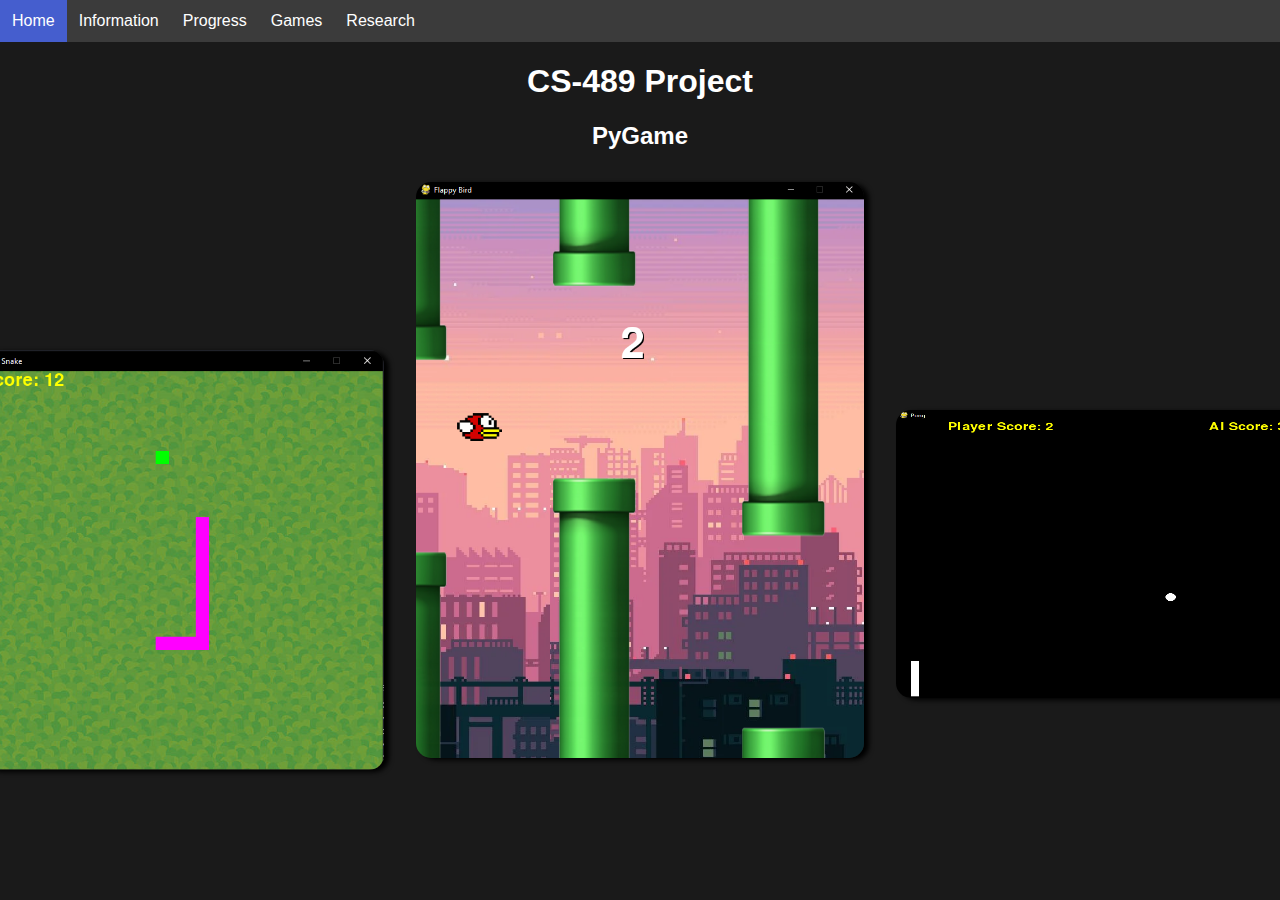
<file: Website/index.html>
<!DOCTYPE html>
<html lang="en">
<head>
    <link rel="stylesheet" href="style.css">
    <title>CS-489 Project</title>
</head>

<body>
    <div class="navbar">
        <a class="active" href="index.html">Home</a>
        <a class="inactive" href="information.html">Information</a>
        <a class="inactive" href="progress.html">Progress</a>
        <a class="inactive" href="games.html">Games</a>
        <a class="inactive" href="research.html">Research</a>
    </div>
    <div class="indexTitle">
        <h1> CS-489 Project </h1>
        <h2>PyGame</h2>
    </div>

    <div id="imagesContainer">
        <img id="fpImage" src="flappybirdImage.png" width="448" height="576"/>
        <img id="pImage" src="pongImage.png" width="470" height="288"/>
        <img id="sImage" src="snakeImage.png" width="402" height="420"/>
    </div>
</body>
</html>
</file>
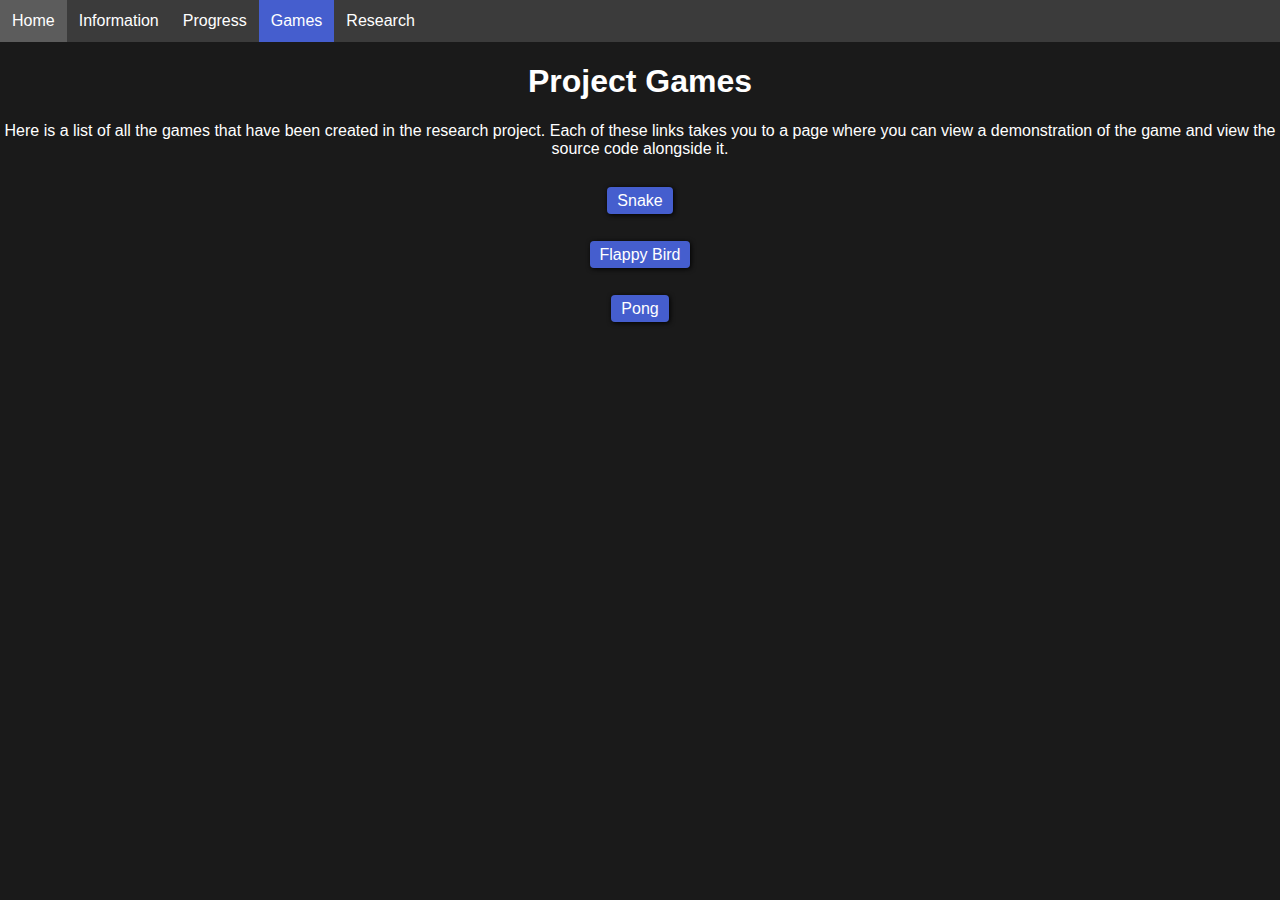
<file: Website/games.html>
<!DOCTYPE html>
<html lang="en">
<head>
    <link rel="stylesheet" href="style.css">
    <title>CS-489 Games</title>
</head>

<body>
    <div class="navbar">
        <a class="inactive" href="index.html">Home</a>
        <a class="inactive" href="information.html">Information</a>
        <a class="inactive" href="progress.html">Progress</a>
        <a class="active" href="games.html">Games</a>
        <a class="inactive" href="research.html">Research</a>
    </div>
    <h1>Project Games</h1>

    <p>
        Here is a list of all the games that have been created in the research project.  Each of these links takes you to a page where you can view a demonstration
        of the game and view the source code alongside it.  
    </p>
    <br>

    <a class="gamesBtn" href="snake.html">Snake</a>
    <br><br><br>
    <a class="gamesBtn" href="flappybird.html">Flappy Bird</a>
    <br><br><br>
    <a class="gamesBtn" href="pong.html">Pong</a>

   

</body>
</html>
</file>
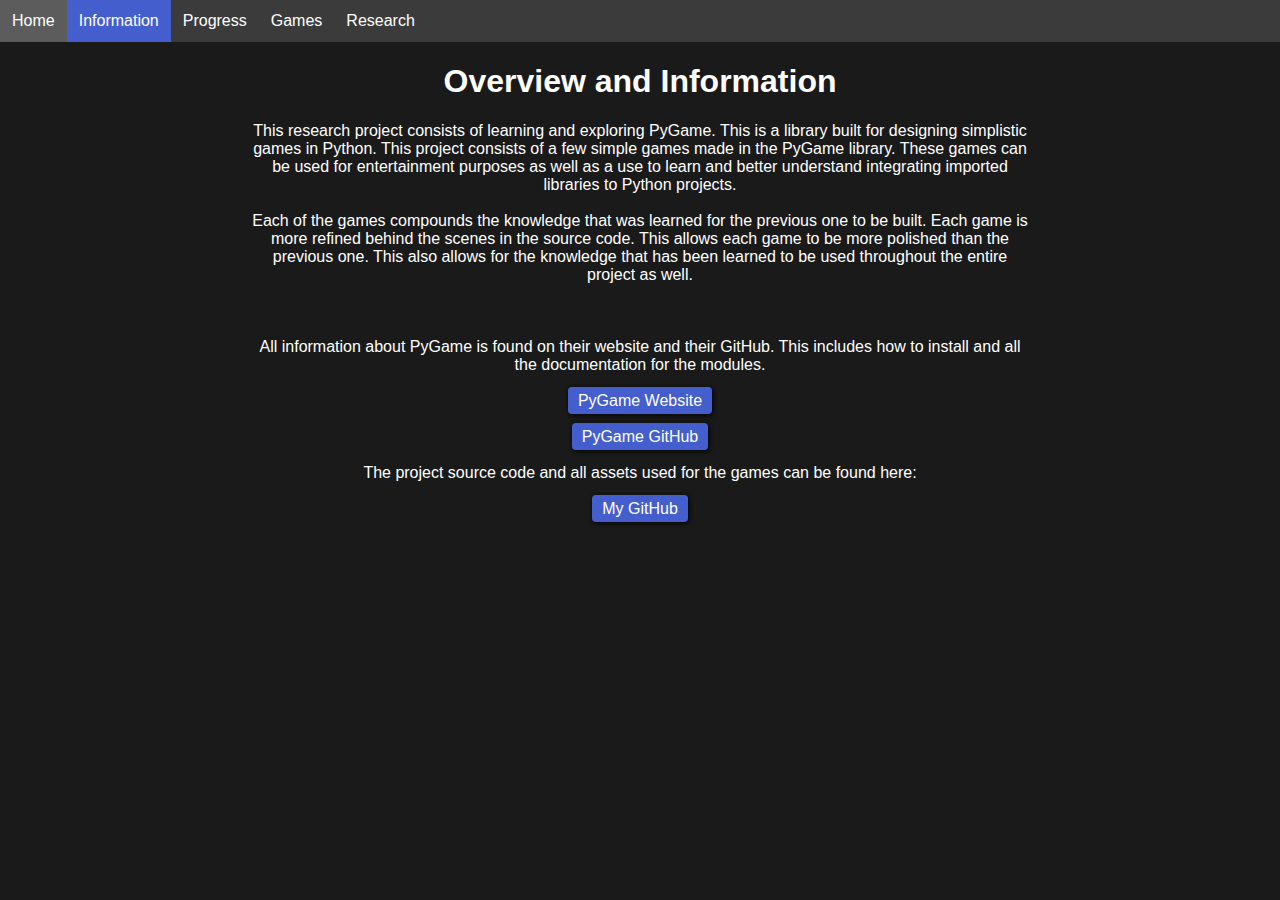
<file: Website/information.html>
<!DOCTYPE html>
<html lang="en">
<head>
    <link rel="stylesheet" href="style.css">
    <title>CS-489 Information</title>
</head>

<body>
    <div class="navbar">
        <a class="inactive" href="index.html">Home</a>
        <a class="active" href="information.html">Information</a>
        <a class="inactive" href="progress.html">Progress</a>
        <a class="inactive" href="games.html">Games</a>
        <a class="inactive" href="research.html">Research</a>
    </div>

    <h1>Overview and Information</h1>
    <div class="info">
        <p class="genInfo">This research project consists of learning and exploring PyGame.  This is a library built for designing simplistic games in Python.  
            This project consists of a few simple games made in the PyGame library.  These games can be used for entertainment purposes as well as a use to 
            learn and better understand integrating imported libraries to Python projects.
            <br><br>
            Each of the games compounds the knowledge that was learned for the previous one to be built.  Each game is more refined behind the scenes in the source
            code.  This allows each game to be more polished than the previous one.  This also allows for the knowledge that has been learned to be used throughout the entire
            project as well.

        <br><br><br><br>

            All information about PyGame is found on their website and their GitHub. This includes how to install and all the documentation for the modules.
            <br><br>
            <a class="summaryBtn" href="https://www.pygame.org/docs/" target="_blank">PyGame Website</a>
            <br><br>
            <a class="summaryBtn" href="https://github.com/pygame/pygame" target="_blank">PyGame GitHub</a>
            <br><br>
            The project source code and all assets used for the games can be found here:
            <br><br>
            <a class="summaryBtn" href="https://github.com/kyle-98/cs489" target="_blank">My GitHub</a>
            
            
        </p>
    </div>


</body>

</html>
</file>
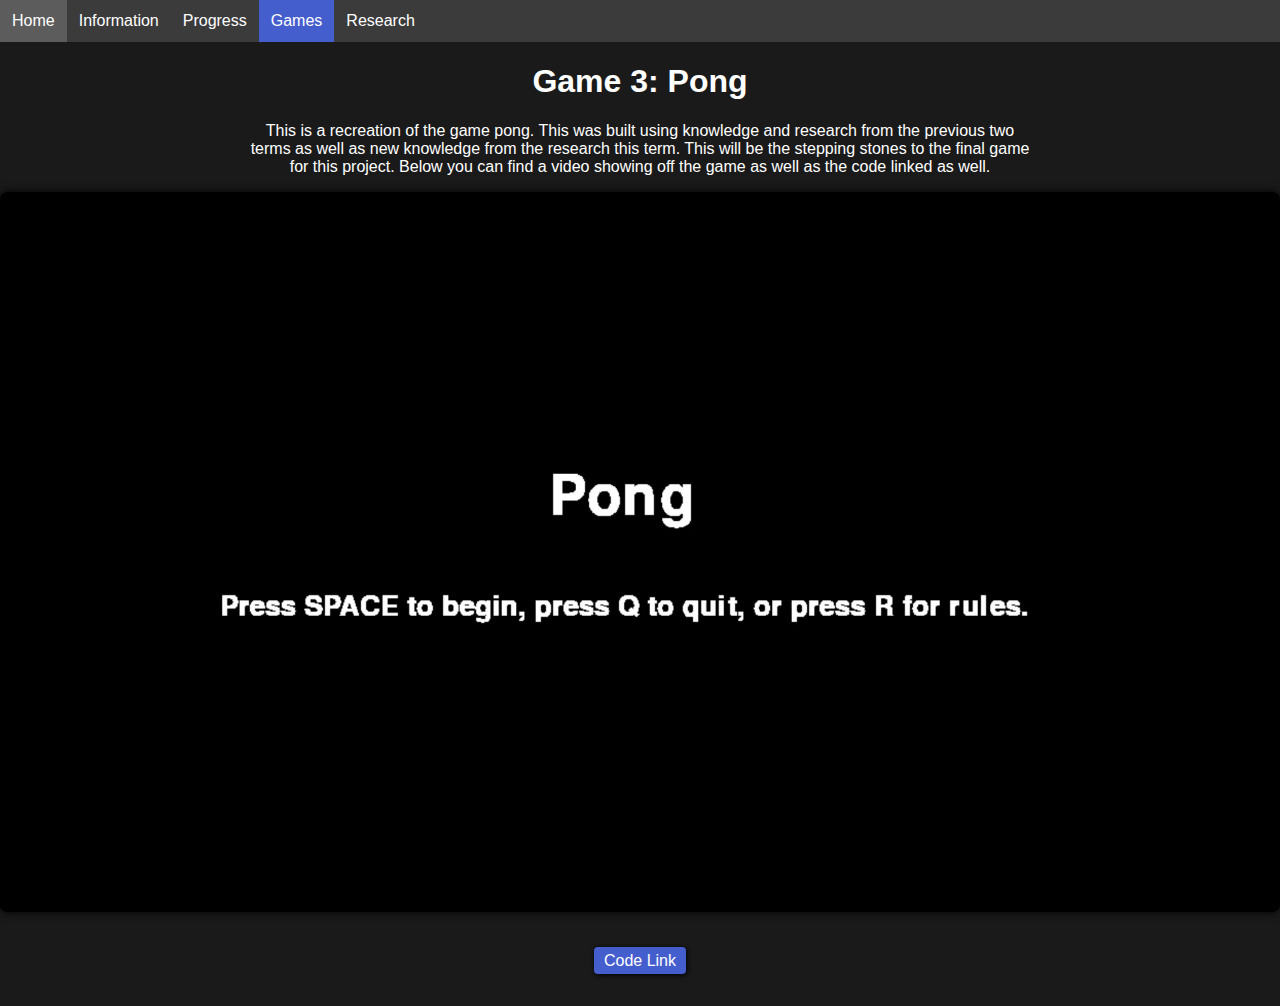
<file: Website/pong.html>
<!DOCTYPE html>
<html lang="en">
<head>
    <link rel="stylesheet" href="style.css">
    <title>CS-489 Pong</title>
</head>
<body>
    <div class="navbar">
        <a class="inactive" href="index.html">Home</a>
        <a class="inactive" href="information.html">Information</a>
        <a class="inactive" href="progress.html">Progress</a>
        <a class="active" href="games.html">Games</a>
        <a class="inactive" href="research.html">Research</a>
    </div>
 
    <h1>Game 3: Pong</h1>
    
    <div class="gameInfo">
        <p>
            This is a recreation of the game pong.  This was built using knowledge and research from the previous two terms as well
            as new knowledge from the research this term.  This will be the stepping stones to the final game for this project.
            Below you can find a video showing off the game as well as the code linked as well.
        </p>
    </div>

    <div class="gameGifs">
        <video width="1280" height="720" controls autoplay loop>
            <source src="pong.mp4" type="video/mp4">
        </video>
    </div>
    <br><br>
    <div class="gameCode">
        <a class="summaryBtn" href="https://raw.githubusercontent.com/kyle-98/cs489/main/Pong/pong.py" target="_blank">Code Link</a>
    </div>
  <br><br>
</body>
</html>
</file>
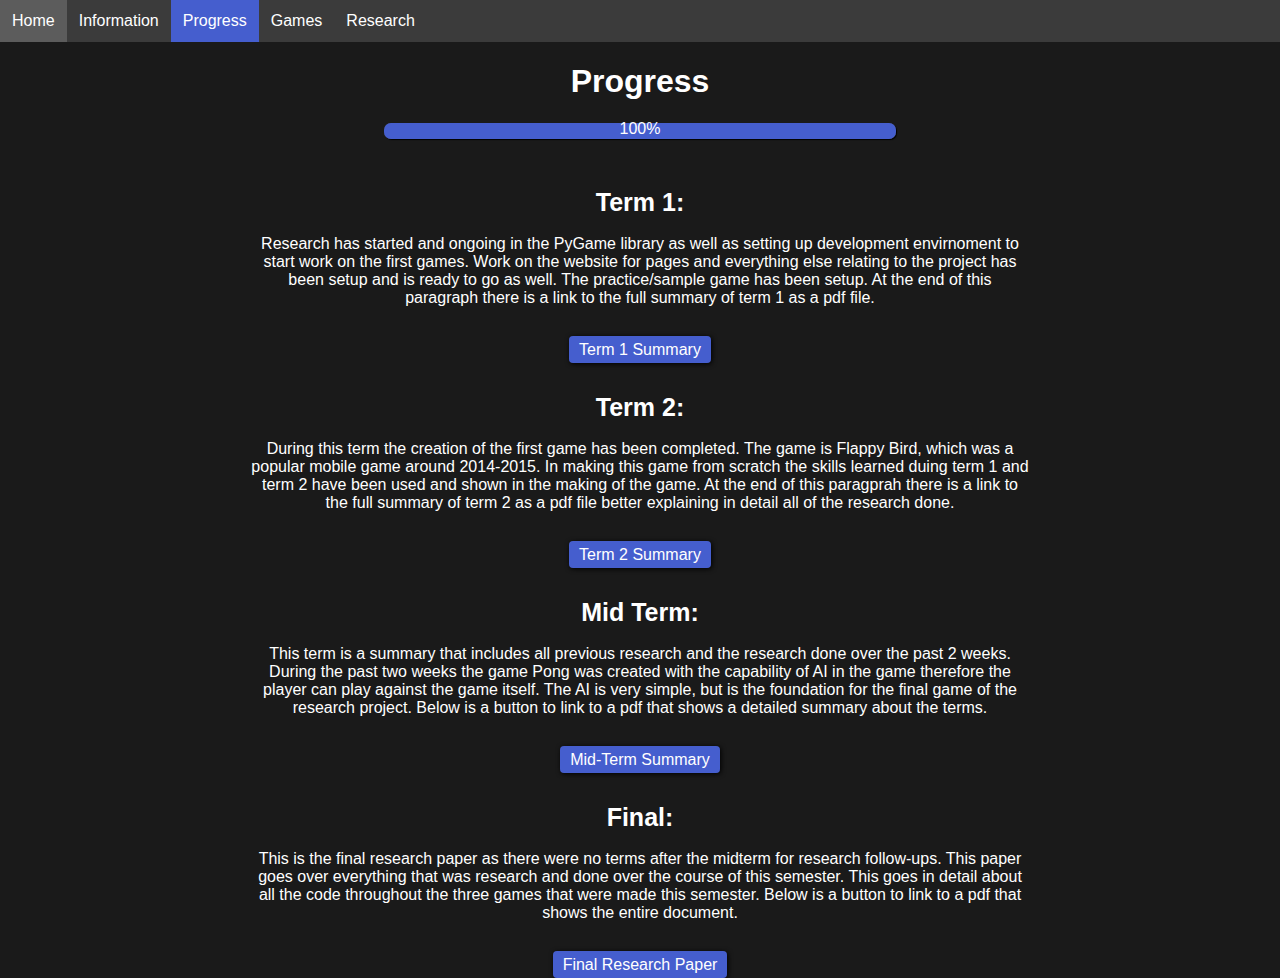
<file: Website/progress.html>
<!DOCTYPE html>
<html lang="en">
<head>
    <link rel="stylesheet" href="style.css">
    <title>CS-489 Progress</title>
</head>

<body>
    <div class="navbar">
        <a class="inactive" href="index.html">Home</a>
        <a class="inactive" href="information.html">Information</a>
        <a class="active" href="progress.html">Progress</a>
        <a class="inactive" href="games.html">Games</a>
        <a class="inactive" href="research.html">Research</a>
    </div>

    <h1>Progress</h1>

    <div class="progressBody">
        <div class="progress">
            <progress max="100" value="100"></progress>
            <p class="percent">100%</p>
        </div>

        <div class="termBody" id="term1">
            <br>
        <p>
                <b>Term 1:</b><br><br>
                Research has started and ongoing in the PyGame library as well as setting up development envirnoment to start
                work on the first games.  Work on the website for pages and everything else relating to the project has been setup and is ready
                to go as well.  The practice/sample game has been setup.
                At the end of this paragraph there is a link to the full summary of term 1 as a pdf file.
        </p>
        <br>
        <a class="summaryBtn" id="term1Btn" href="term_1_summary.pdf" target="_blank">Term 1 Summary</a>
        </div>

        <div class="termBody" id="term2">
            <br>
            <p>
                <b>Term 2:</b><br><br>
                During this term the creation of the first game has been completed.  The game is Flappy Bird, which was a popular mobile game around 2014-2015.
                In making this game from scratch the skills learned duing term 1 and term 2 have been used and shown in the making of the game.  
                At the end of this paragprah there is a link to the full summary of term 2 as a pdf file better explaining in detail all of the research done.
            </p>
            <br>
            <a class="summaryBtn" id="term2Btn" href="term_2_summary.pdf" target="_blank">Term 2 Summary</a>
        </div>

        <div class="termBody" id="midterm">
            <br>
            <p>
                <b>Mid Term:</b><br><br>
               This term is a summary that includes all previous research and the research done over the past 2 weeks.
               During the past two weeks the game Pong was created with the capability of AI in the game therefore the player
               can play against the game itself.  The AI is very simple, but is the foundation for the final game of the research project.
               Below is a button to link to a pdf that shows a detailed summary about the terms.
            </p>
            <br>
            <a class="summaryBtn" id="midtermBtn" href="mid_term_summary.pdf" target="_blank">Mid-Term Summary</a>
        </div>

        <div class="termBody" id="final">
            <br>
            <p>
                <b>Final:</b><br><br>
               This is the final research paper as there were no terms after the midterm for research follow-ups.  This paper goes over everything that was research and done over the course of this semester.  This goes in detail about all the code throughout the three games that were made this semester.  Below is a button to link to a pdf that shows the entire document.
            </p>
            <br>
            <a class="summaryBtn" id="finalBtn" href="CS489FinalPaper.pdf" target="_blank">Final Research Paper</a>
    </div>


    </body>

</html>
</file>
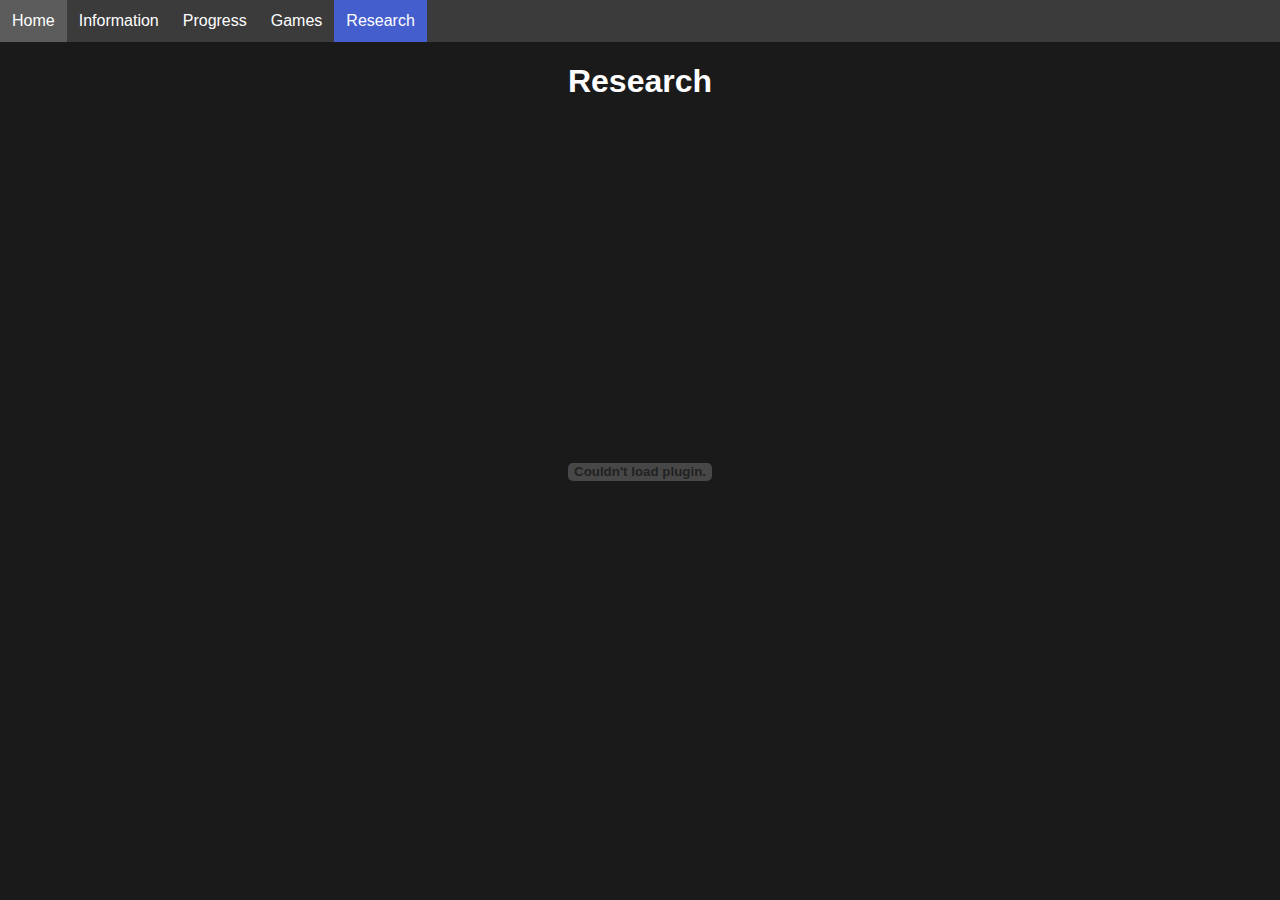
<file: Website/research.html>
<!DOCTYPE html>
<html lang="en">
    <head>
        <link rel="stylesheet" href="style.css">
        <title>CS-489 Research</title>
    </head>

    <body>
        <div class="navbar">
            <a class="inactive" href="index.html">Home</a>
            <a class="inactive" href="information.html">Information</a>
            <a class="inactive" href="progress.html">Progress</a>
            <a class="inactive" href="games.html">Games</a>
            <a class="active" href="research.html">Research</a>
        </div>
        
        <div class="researchMainTitle">
            <h1>Research</h1>
        </div>

        <div class="testBody">
            <embed src= "CS489FinalPaper.pdf" width= "1000" height= "700">    
        </div>


    </body>
</html>
</file>
<file: Website/style.css>
body{
	font-family: -apple-system, BlinkMacSystemFont, 'Segoe UI', Roboto, Oxygen, Ubuntu, Cantarell, 'Open Sans', 'Helvetica Neue', sans-serif;
	background-color:rgb(26, 26, 26);
	color: white;
	margin: 0;
	text-align: center;
}

.navbar{
	overflow: hidden;
	background-color: rgb(59,59,59);
	
}
.navbar .active{
	color: white;
	padding: 12px 12px;
    text-decoration: none;
    background-color: #455ece;
    text-align: center;
	float: left;
}
.navbar .inactive{
	color: white;
    padding: 12px 12px;
    text-decoration: none;
	text-align: center;
	float: left;
}
.navbar .inactive:hover{
    background-color: rgb(92, 92, 92);
}

/* Main page */
#pImage{
	position: absolute;
	max-width: 50%;
	left: 70%;
	max-height: auto;
	box-shadow: 5px 2px 5px black;
	border-radius: 15px;
	top: 40%;
}

#fpImage{
	position: absolute;
	max-width: 50%;
	max-height: auto;
	box-shadow: 5px 2px 5px black;
	border-radius: 15px;
}

#sImage{
	position: absolute;
	max-width: 50%;
	max-height: auto;
	right: 70%;
	box-shadow: 5px 2px 5px black;
	border-radius: 15px;
	top: 30%;

}

#imagesContainer{
	margin: auto;
	width: 100%;
	height: 600px;
	position: relative;
	display: flex;
	align-items: center;
	justify-content: center;
}


/* Information Page */
.info{
	text-align: center;
	margin-left: 250px;
	margin-right: 250px;
}

/* Progress Page */
progress{
	border-radius: 7px;
	width: 40%;
	box-shadow: 1px 1px 1px rgb(0, 0, 0);
}
progress::-webkit-progress-value{
	border-radius: 7px;
	background-color: #455ece;

}
progress::-webkit-progress-bar{
	border-radius: 7px;
	background-color: rgb(70, 70, 70);
}
.percent{
	margin-top: -20px;
}

.termBody{
	text-align: center;
	margin-left: 250px;
	margin-right: 250px;
}

.termBody b{
	font-size: 25px;
}

.summaryBtn {
	text-decoration: none;
	color: white;
	background-color:#455ece;
	border-radius: 4px;
	padding: 5px 10px;
	text-align: center;
	box-shadow: 1px 1px 5px rgb(0, 0, 0);
}

/* Games Page */
.gameGifs video{
	box-shadow: 0px 0px 10px rgb(0, 0, 0);
	border-radius: 7px;
}
.gameInfo{
	text-align: center;
	margin-left: 250px;
	margin-right: 250px;
}
.gamesBtn{
	text-decoration: none;
	color: white;
	background-color:#455ece;
	border-radius: 4px;
	padding: 5px 10px;
	text-align: center;
	box-shadow: 1px 1px 5px rgb(0, 0, 0);
}
</file>
